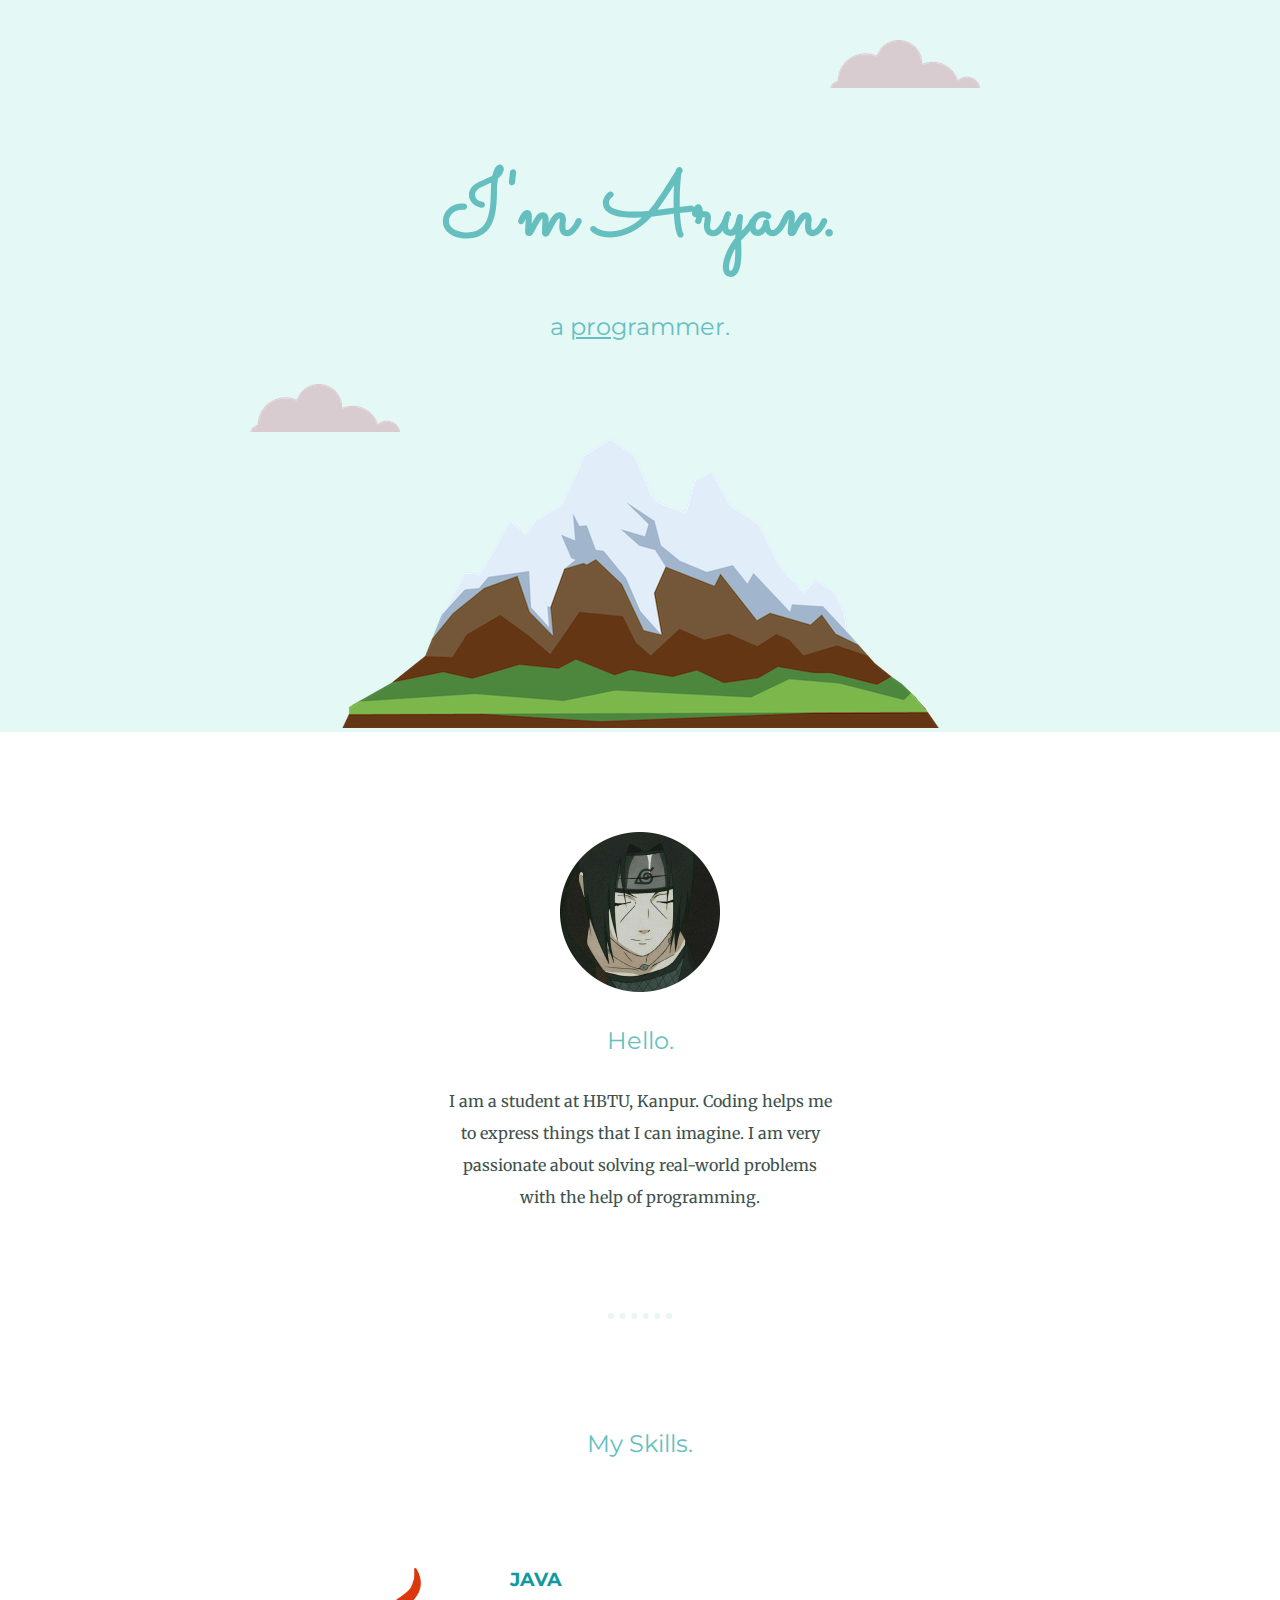
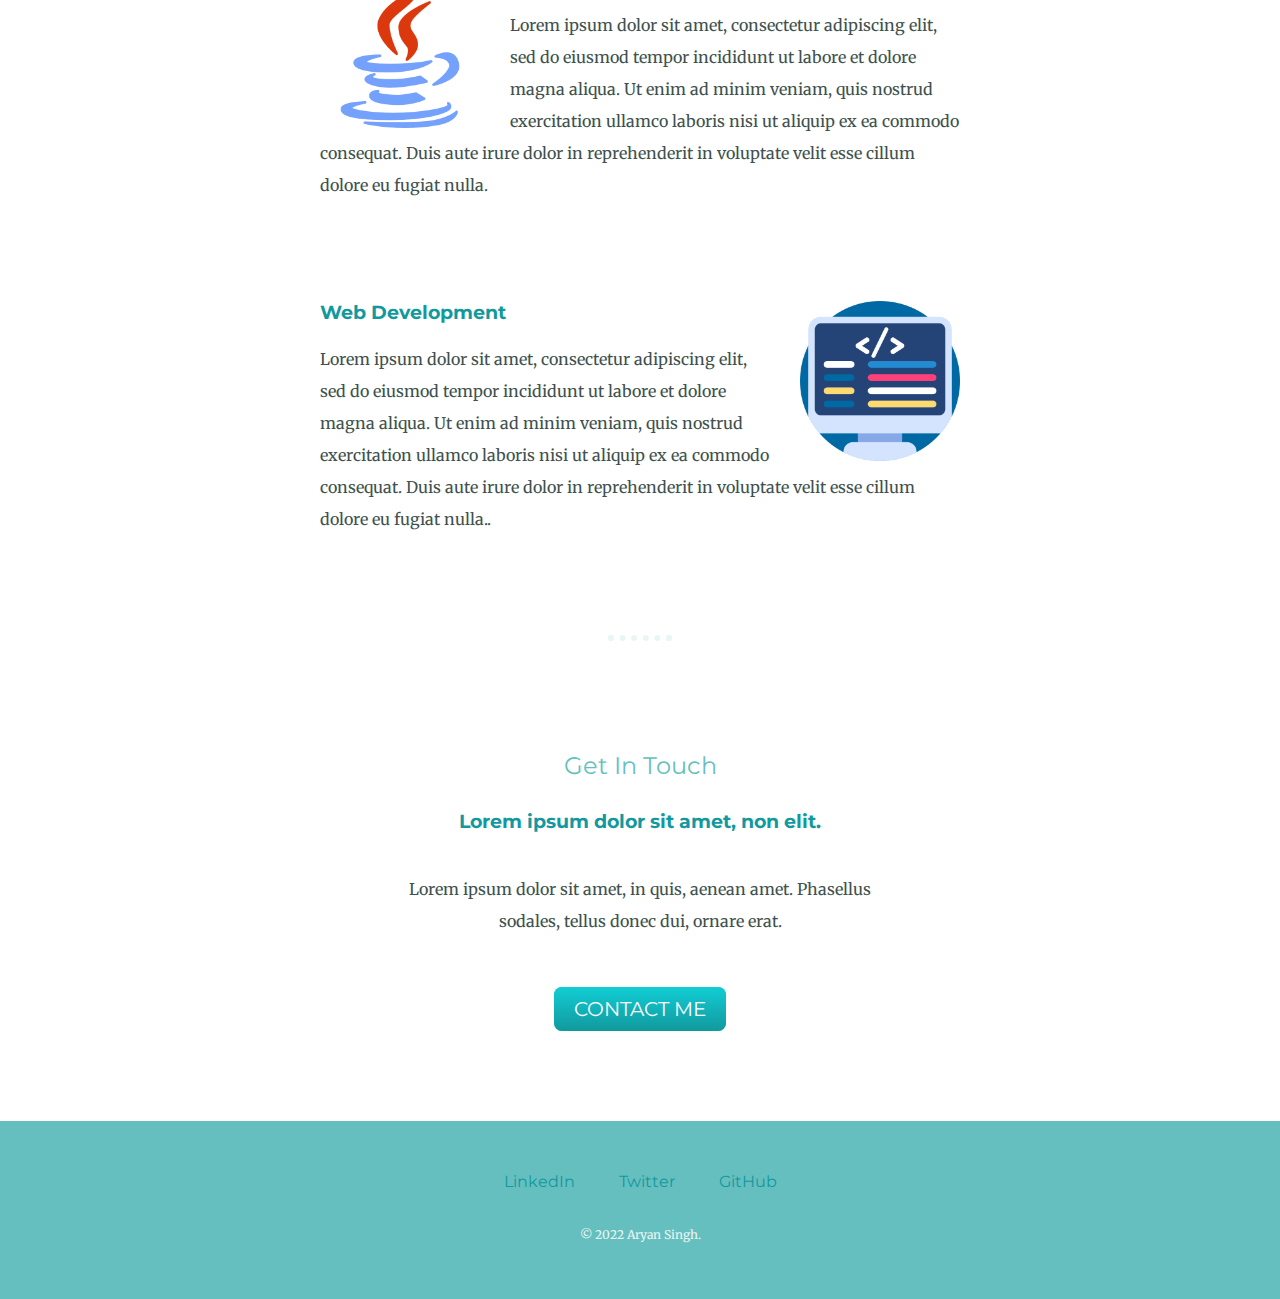
<file: docs/index.html>
<!DOCTYPE html>
<html lang="en" dir="ltr">

<head>
  <meta charset="utf-8">
  <title>Aryan Singh</title>
  <link rel="stylesheet" href="css/styles.css">
  <link rel="apple-touch-icon" sizes="180x180" href="apple-touch-icon.png">
  <link rel="icon" type="image/png" sizes="32x32" href="favicon-32x32.png">
  <link rel="icon" type="image/png" sizes="16x16" href="favicon-16x16.png">
  <link rel="manifest" href="site.webmanifest">
  <link rel="preconnect" href="https://fonts.googleapis.com">
  <link rel="preconnect" href="https://fonts.gstatic.com" crossorigin>
  <link href="https://fonts.googleapis.com/css2?family=Merriweather&family=Montserrat&family=Sacramento&display=swap" rel="stylesheet">
</head>

<body>
  <div class="top-container">
    <img class="top-cloud" src="images/cloud.png" alt="cloud-img">
    <h1 class="name">I'm Aryan.</h1>
    <h2 class="pro">a <span style="text-decoration:underline">pro</span>grammer.</h2>
    <img class="bottom-cloud" src="images/cloud.png" alt="cloud-img">
    <img src="images/mountain.png" alt="mountain-img">
  </div>

  <div class="middle-container">
    <div class="profile">
      <img src="images\itachi.png" width=12.5% alt="Aryan's profile photo">
      <h2>Hello.</h2>
      <p class="intro">I am a student at HBTU, Kanpur. Coding helps me to express things that I can imagine. I am very passionate about solving real-world problems with the help of programming.</p>

    </div>
    <hr>
    <div class="skills">
      <h2>My Skills.</h2>
      <div class="skill-row">
        <img class="java-logo" src="images\java-logo.png" alt="">
        <h3>JAVA</h3>
        <p>Lorem ipsum dolor sit amet, consectetur adipiscing elit, sed do eiusmod tempor incididunt ut labore et dolore magna aliqua. Ut enim ad minim veniam, quis nostrud exercitation ullamco laboris nisi ut aliquip ex ea commodo consequat. Duis
          aute irure dolor in reprehenderit in voluptate velit esse cillum dolore eu fugiat nulla.</p>
      </div>
      <div class="skill-row">
        <img class="webd-logo" src="images\webd-logo.png" alt="">
        <h3>Web Development</h3>
        <p>Lorem ipsum dolor sit amet, consectetur adipiscing elit, sed do eiusmod tempor incididunt ut labore et dolore magna aliqua. Ut enim ad minim veniam, quis nostrud exercitation ullamco laboris nisi ut aliquip ex ea commodo consequat. Duis
          aute irure dolor in reprehenderit in voluptate velit esse cillum dolore eu fugiat nulla..</p>
      </div>
    </div>
    <hr>
    <div class="contact-me">
      <h2>Get In Touch</h2>
      <h3>Lorem ipsum dolor sit amet, non elit.</h3>
      <p class="contact-message">Lorem ipsum dolor sit amet, in quis, aenean amet. Phasellus sodales, tellus donec dui, ornare erat.</p>
      <a class="btn" href="mailto:aryansnh42@gmail.com">CONTACT ME</a>
    </div>
  </div>


  <div class="bottom-container">
    <a class="footer-link" href="https://www.linkedin.com/in/aryan-singh-98a554230/" target="_blank">LinkedIn</a>
    <a class="footer-link" href="https://twitter.com/Singh_Aryan_" target="_blank">Twitter</a>
    <a class="footer-link" href="https://github.com/aryan-42" target="_blank">GitHub</a>
    <p class="copyright">© 2022 Aryan Singh.</p>
  </div>



</body>

</html>
</file>
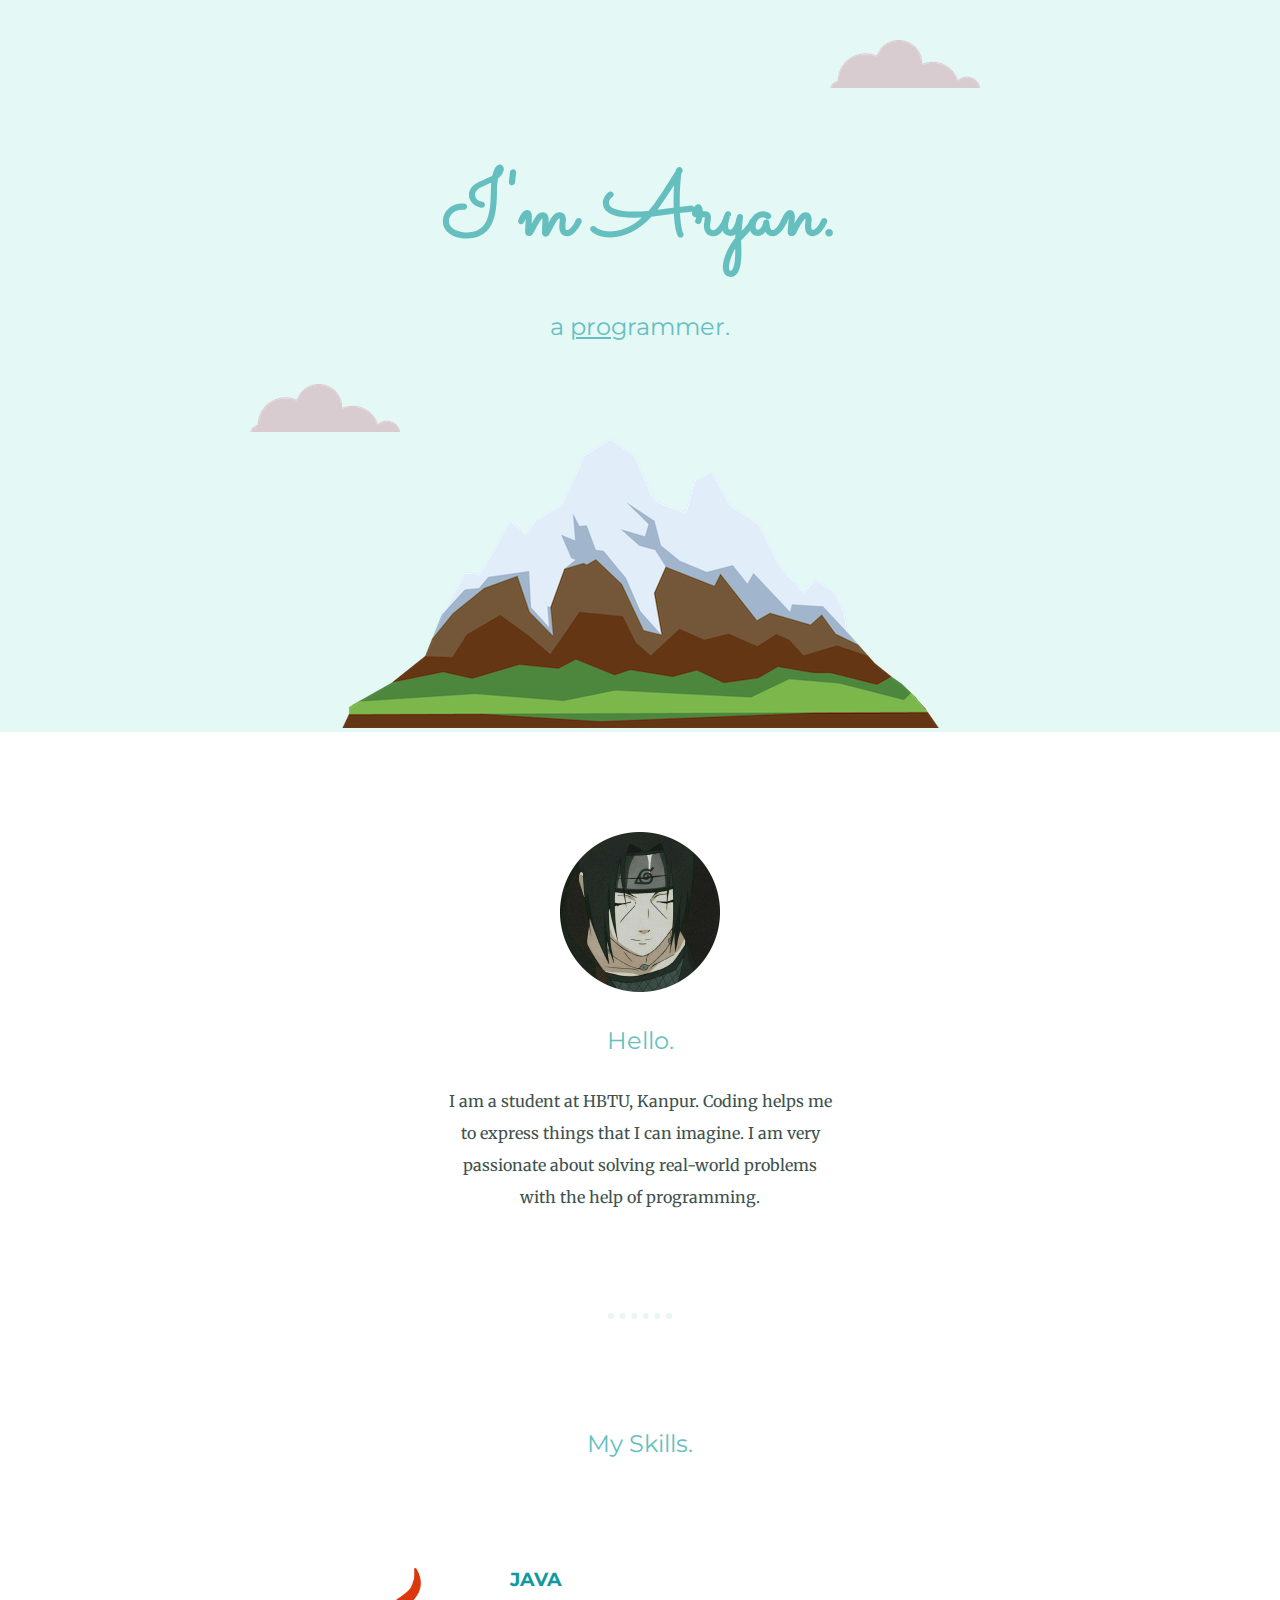
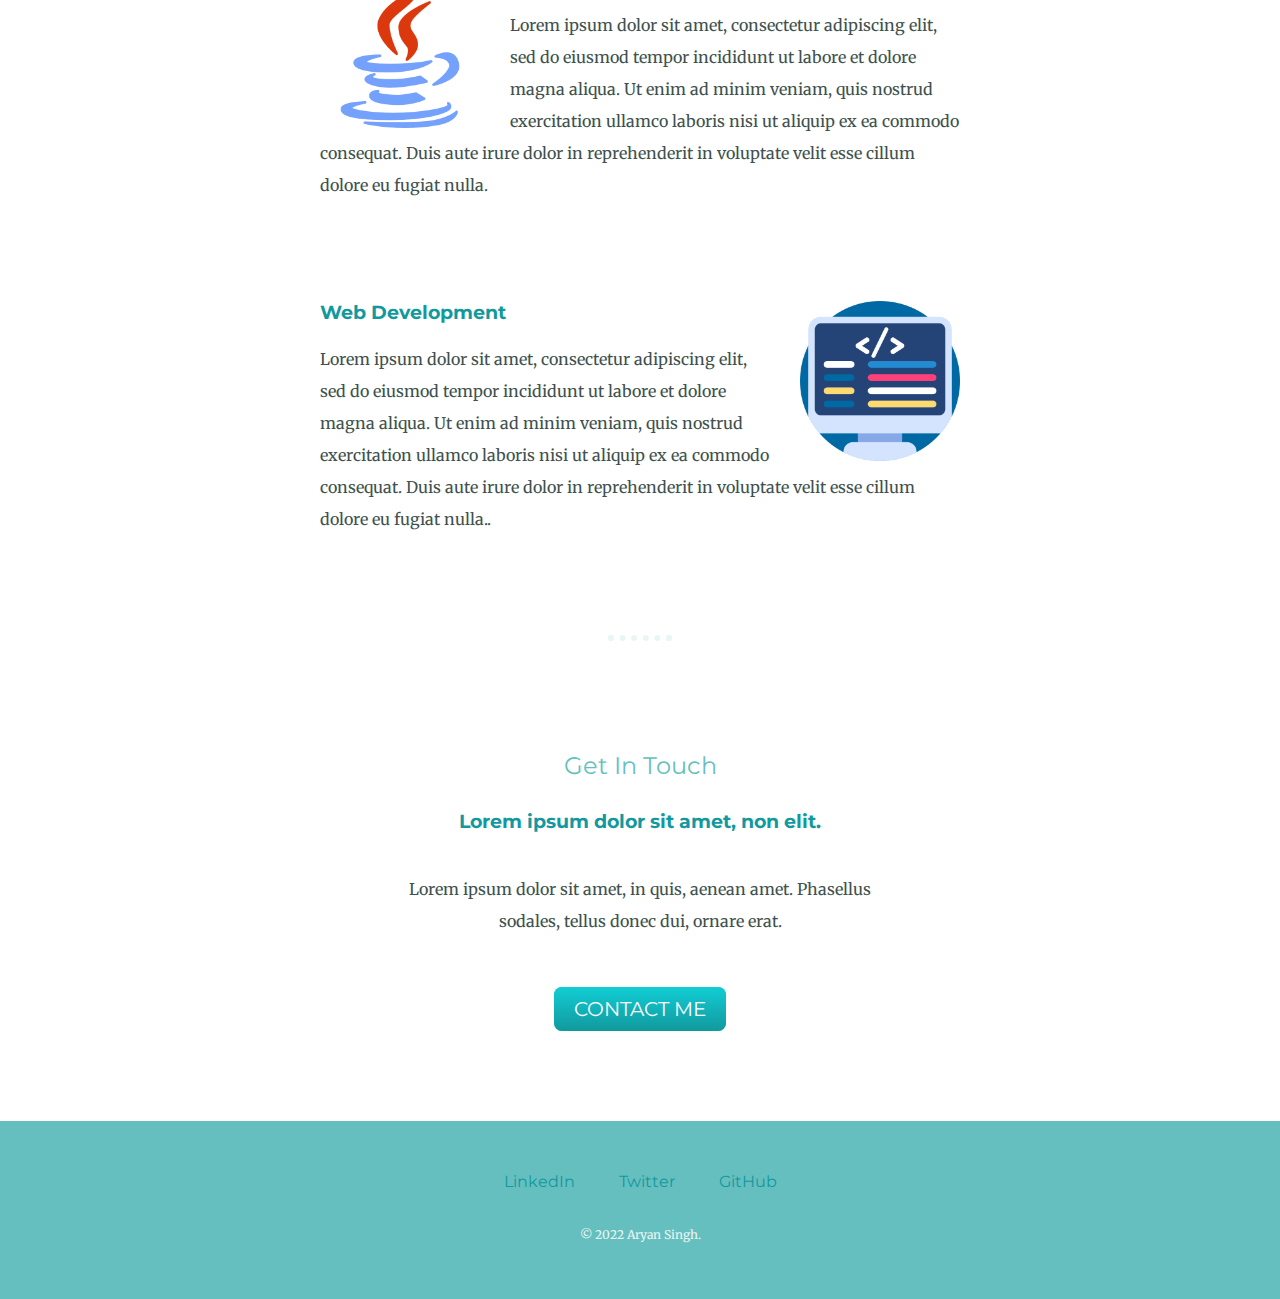
<file: Web Development/CSS - My Site/index.html>
<!DOCTYPE html>
<html lang="en" dir="ltr">

<head>
  <meta charset="utf-8">
  <title>Aryan Singh</title>
  <link rel="stylesheet" href="css/styles.css">
  <link rel="apple-touch-icon" sizes="180x180" href="apple-touch-icon.png">
  <link rel="icon" type="image/png" sizes="32x32" href="favicon-32x32.png">
  <link rel="icon" type="image/png" sizes="16x16" href="favicon-16x16.png">
  <link rel="manifest" href="site.webmanifest">
  <link rel="preconnect" href="https://fonts.googleapis.com">
  <link rel="preconnect" href="https://fonts.gstatic.com" crossorigin>
  <link href="https://fonts.googleapis.com/css2?family=Merriweather&family=Montserrat&family=Sacramento&display=swap" rel="stylesheet">
</head>

<body>
  <div class="top-container">
    <img class="top-cloud" src="images/cloud.png" alt="cloud-img">
    <h1 class="name">I'm Aryan.</h1>
    <h2 class="pro">a <span style="text-decoration:underline">pro</span>grammer.</h2>
    <img class="bottom-cloud" src="images/cloud.png" alt="cloud-img">
    <img src="images/mountain.png" alt="mountain-img">
  </div>

  <div class="middle-container">
    <div class="profile">
      <img src="images\itachi.png" width=12.5% alt="Aryan's profile photo">
      <h2>Hello.</h2>
      <p class="intro">I am a student at HBTU, Kanpur. Coding helps me to express things that I can imagine. I am very passionate about solving real-world problems with the help of programming.</p>

    </div>
    <hr>
    <div class="skills">
      <h2>My Skills.</h2>
      <div class="skill-row">
        <img class="java-logo" src="images\java-logo.png" alt="">
        <h3>JAVA</h3>
        <p>Lorem ipsum dolor sit amet, consectetur adipiscing elit, sed do eiusmod tempor incididunt ut labore et dolore magna aliqua. Ut enim ad minim veniam, quis nostrud exercitation ullamco laboris nisi ut aliquip ex ea commodo consequat. Duis
          aute irure dolor in reprehenderit in voluptate velit esse cillum dolore eu fugiat nulla.</p>
      </div>
      <div class="skill-row">
        <img class="webd-logo" src="images\webd-logo.png" alt="">
        <h3>Web Development</h3>
        <p>Lorem ipsum dolor sit amet, consectetur adipiscing elit, sed do eiusmod tempor incididunt ut labore et dolore magna aliqua. Ut enim ad minim veniam, quis nostrud exercitation ullamco laboris nisi ut aliquip ex ea commodo consequat. Duis
          aute irure dolor in reprehenderit in voluptate velit esse cillum dolore eu fugiat nulla..</p>
      </div>
    </div>
    <hr>
    <div class="contact-me">
      <h2>Get In Touch</h2>
      <h3>Lorem ipsum dolor sit amet, non elit.</h3>
      <p class="contact-message">Lorem ipsum dolor sit amet, in quis, aenean amet. Phasellus sodales, tellus donec dui, ornare erat.</p>
      <a class="btn" href="mailto:aryansnh42@gmail.com?subject=Hi,Aryan">CONTACT ME</a>
    </div>
  </div>


  <div class="bottom-container">
    <a class="footer-link" href="https://www.linkedin.com/in/aryan-singh-98a554230/" target="_blank">LinkedIn</a>
    <a class="footer-link" href="https://twitter.com/Singh_Aryan_" target="_blank">Twitter</a>
    <a class="footer-link" href="https://github.com/aryan-42" target="_blank">GitHub</a>
    <p class="copyright">© 2022 Aryan Singh.</p>
  </div>



</body>

</html>
</file>
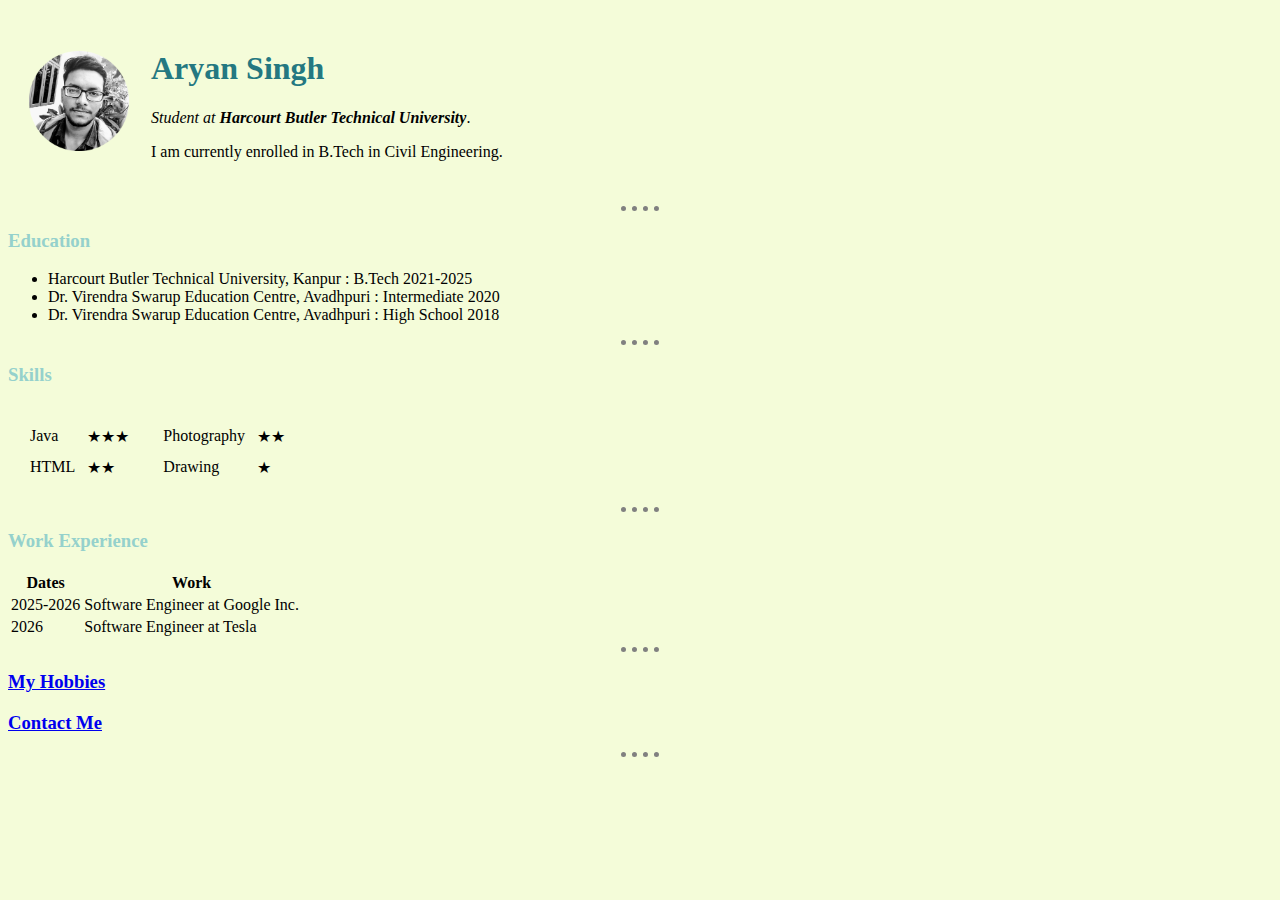
<file: Web Development/HTML - Personal Site/index.html>
<!DOCTYPE html>
<html lang="en" dir="ltr">

<head>
  <meta charset="utf-8">
  <meta name="author" content="Aryan Singh">
  <meta name="description" content="CV">
  <title>⚝ Aryan's Personal Site </title>
<link rel="stylesheet" href="css/styles.css"></head>


<body>
  <table cellspacing="20">
    <tr>
      <td> <img src="Images\aryan.png" height=100px alt="Aryan's profile pic" /></td>

      <td>
        <h1>Aryan Singh</h1>
        <p><em>Student at <strong>Harcourt Butler Technical University</strong></em>.</p>
        <p>I am currently enrolled in B.Tech in Civil Engineering.</p>
      </td>
    </tr>
  </table>

  <hr>
  <h3>Education</h3>
  <ul>
    <li>Harcourt Butler Technical University, Kanpur : B.Tech 2021-2025</li>
    <li>Dr. Virendra Swarup Education Centre, Avadhpuri : Intermediate 2020</li>
    <li>Dr. Virendra Swarup Education Centre, Avadhpuri : High School 2018</li>
  </ul>
  <hr>

  <h3>Skills</h3>

  <table cellspacing="10">
    <tr>
      <td>
        <table cellspacing="10">
          <tr>
            <td>Java</td>
            <td>★★★</td>
          </tr>
          <tr>
            <td>HTML</td>
            <td>★★</td>
          </tr>
        </table>
      <td>
        <table cellspacing="10">
          <tr>
            <td>Photography</td>
            <td>★★</td>
          </tr>
          <tr>
            <td>Drawing</td>
            <td>★</td>
          </tr>
        </table>
      </td>
    </tr>
  </table>

  <hr>

  <h3>Work Experience</h3>
  <table>
    <thead>
      <tr>
        <th>Dates</th>
        <th>Work</th>
      </tr>
    </thead>
    <tbody>
      <tr>
        <td>2025-2026</td>
        <td>Software Engineer at Google Inc.</td>
      </tr>
      <tr>
        <td>2026</td>
        <td>Software Engineer at Tesla</td>
      </tr>
    </tbody>

  </table>
  <hr>

  <h3><a href="hobbies.html" title="Opens a new page" target="_blank"> My Hobbies</a> </h3>
  <h3><a href="contact-me.html" title="Opens a new page" target="_blank">Contact Me</a> </h3>
  <hr>

</body>

</html>
</file>
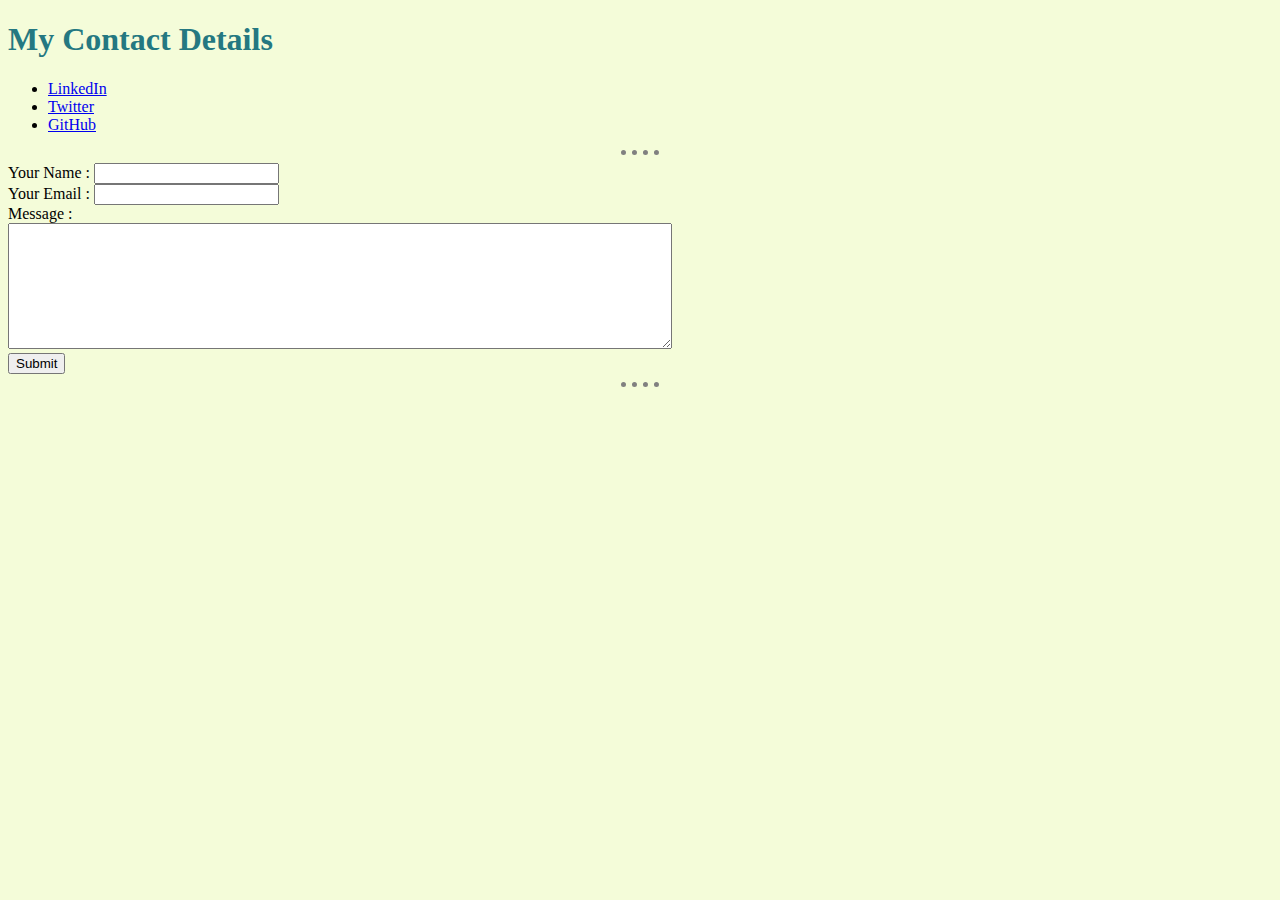
<file: Web Development/HTML - Personal Site/contact-me.html>
<!DOCTYPE html>

<html lang="en" dir="ltr">

<head>
  <meta charset="utf-8">
  <title>Contact Me</title>
  <link rel="stylesheet" href="css/styles.css">

</head>

<body>
  <h1>My Contact Details</h1>
  <ul>
    <li><a href="https://www.linkedin.com/in/aryan-singh-98a554230/">LinkedIn</a></li>
    <li><a href="https://twitter.com/Singh_Aryan_">Twitter</a></li>
    <li><a href="https://github.com/aryan-42">GitHub</a></li>
  </ul>
  <hr>

  <form action="mailto:aryansingh31jan@gmail.com" method="post" enctype="text/plain">
    <label>Your Name :</label>
    <input type="text" name="yourName" value=""><br>
    <label>Your Email :</label>
    <input type="email" name="yourEmail" value=""><br>
    <label>Message :</label><br>
    <textarea name="yourMessage" rows="8" cols="80"></textarea><br>
    <input type="submit" name="" value="Submit"><br>


  </form>
  <hr>

</body>

</html>
</file>
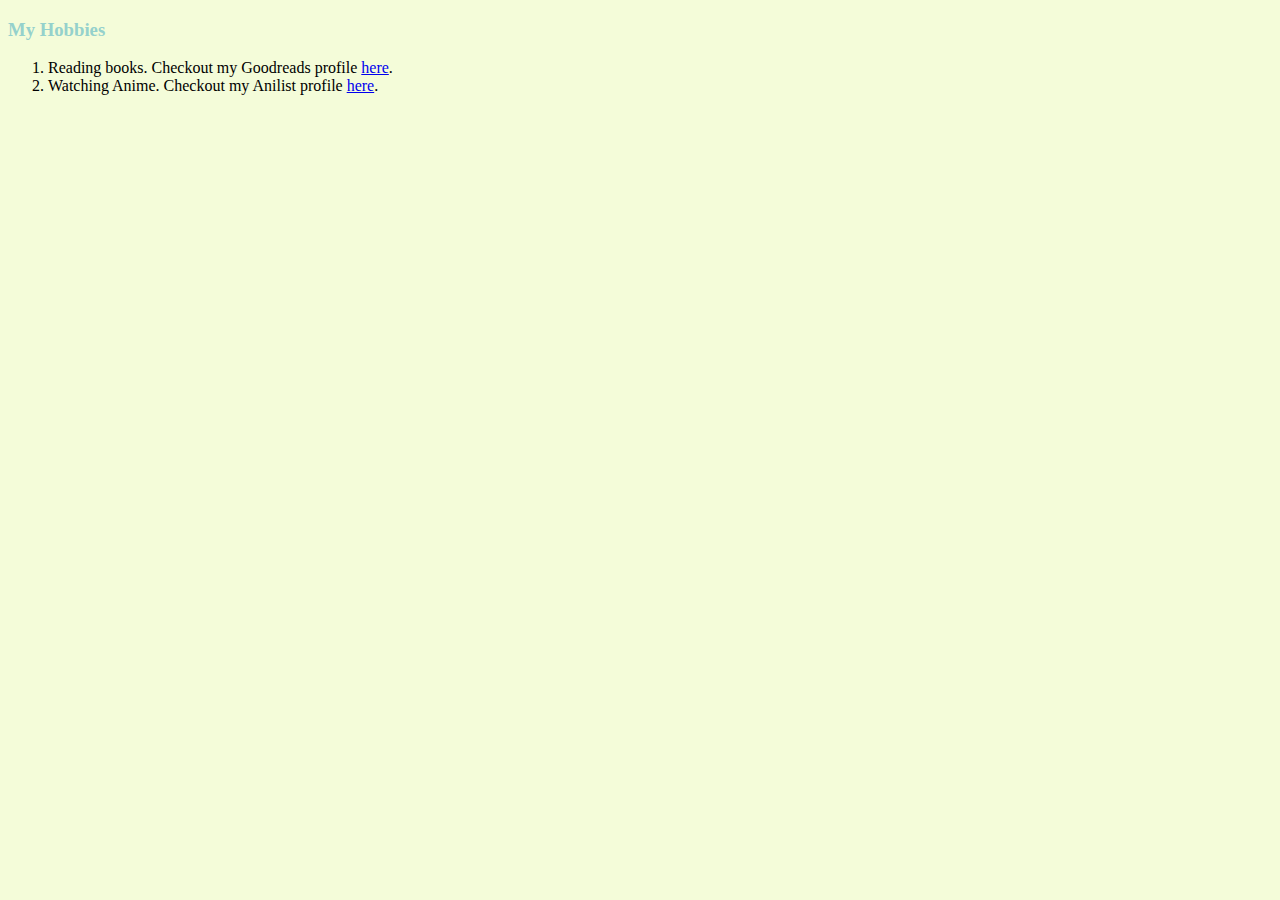
<file: Web Development/HTML - Personal Site/hobbies.html>
<!DOCTYPE html>
<html lang="en" dir="ltr">

<head>
  <meta charset="utf-8">
  <title>Aryan's Hobbies</title>
  <link rel="stylesheet" href="css/styles.css">

</head>

<body>
  <h3>My Hobbies</h3>
  <ol>
    <li>Reading books. Checkout my Goodreads profile <a href="https://www.goodreads.com/user/show/117965009-aryan-singh">here</a>.</li>
    <li>Watching Anime. Checkout my Anilist profile <a href="https://anilist.co/user/Shirosaki/">here</a>.</li>
  </ol>
</body>

</html>
</file>
<file: docs/css/styles.css>
a {
  color: #11999E;
  font-family: "Montserrat", sans-serif;
  margin: 10px 20px;
  text-decoration: none;
}

a:hover{
  color: #EAF6F6;
}

body {
  color: #40514E;
  font-family: 'Merriweather', serif;
  margin: 0;
  text-align: center;
}

.btn {
  background: #11cdd4;
  background-image: -webkit-linear-gradient(top, #11cdd4, #11999e);
  background-image: -moz-linear-gradient(top, #11cdd4, #11999e);
  background-image: -ms-linear-gradient(top, #11cdd4, #11999e);
  background-image: -o-linear-gradient(top, #11cdd4, #11999e);
  background-image: linear-gradient(to bottom, #11cdd4, #11999e);
  -webkit-border-radius: 8;
  -moz-border-radius: 8;
  border-radius: 8px;
  font-family: "Montserrat", sans-serif;
  color: #ffffff;
  font-size: 20px;
  padding: 10px 20px 10px 20px;
  text-decoration: none;
}

.btn:hover {
  background: #30e3cb;
  background-image: -webkit-linear-gradient(top, #30e3cb, #2bc4ad);
  background-image: -moz-linear-gradient(top, #30e3cb, #2bc4ad);
  background-image: -ms-linear-gradient(top, #30e3cb, #2bc4ad);
  background-image: -o-linear-gradient(top, #30e3cb, #2bc4ad);
  background-image: linear-gradient(to bottom, #30e3cb, #2bc4ad);
  text-decoration: none;
}

h1 {
  color: #66BFBF;
  font-family: "Sacramento", sans-serif;
  font-size: 5.625rem;
  margin: 50px auto 0 auto;
}

h2 {
  color: #66BFBF;
  font-family: "Montserrat", sans-serif;
  font-weight: normal;
  padding: 10px;
}

h3 {
  color: #11999E;
  font-family: "Montserrat", sans-serif;
}

hr{
  border: dotted #EAF6F6 6px;
  border-bottom: none;
  width: 4%;
  margin: 100px auto;
}

p{
  line-height: 2;
}

.contact-message{
  width: 40%;
  margin: 40px auto 60px;
}

.intro{
  margin: auto;
  width: 30%;
}

.top-container {
  padding-top: 100px;
  background-color: #E4F9F5;
  position: relative;
}

.middle-container {
  margin: 100px 0;
}

.bottom-container {
  background-color: #66BFBF;
  padding: 50px 0 20px;
}

.top-cloud {
  position: absolute;
  right: 300px;
  top: 40px;
}

.bottom-cloud {
  position: absolute;
  left: 250px;
  bottom: 300px;
}

.copyright{
  color: #EAF6F6;
  font-size: 0.75rem;
  padding: 20px 0;
}

.skill-row{
  margin: 100px auto 100px auto;
  text-align: left;
  width: 50%;
}

.java-logo{
  float: left;
  margin-right: 30px;
  width: 25%;
}

.webd-logo{
  float: right;
  margin-left: 30px;
  width: 25%;
}
</file>
<file: Web Development/CSS - My Site/css/styles.css>
a {
  color: #11999E;
  font-family: "Montserrat", sans-serif;
  margin: 10px 20px;
  text-decoration: none;
}

a:hover{
  color: #EAF6F6;
}

body {
  color: #40514E;
  font-family: 'Merriweather', serif;
  margin: 0;
  text-align: center;
}

.btn {
  background: #11cdd4;
  background-image: -webkit-linear-gradient(top, #11cdd4, #11999e);
  background-image: -moz-linear-gradient(top, #11cdd4, #11999e);
  background-image: -ms-linear-gradient(top, #11cdd4, #11999e);
  background-image: -o-linear-gradient(top, #11cdd4, #11999e);
  background-image: linear-gradient(to bottom, #11cdd4, #11999e);
  -webkit-border-radius: 8;
  -moz-border-radius: 8;
  border-radius: 8px;
  font-family: "Montserrat", sans-serif;
  color: #ffffff;
  font-size: 20px;
  padding: 10px 20px 10px 20px;
  text-decoration: none;
}

.btn:hover {
  background: #30e3cb;
  background-image: -webkit-linear-gradient(top, #30e3cb, #2bc4ad);
  background-image: -moz-linear-gradient(top, #30e3cb, #2bc4ad);
  background-image: -ms-linear-gradient(top, #30e3cb, #2bc4ad);
  background-image: -o-linear-gradient(top, #30e3cb, #2bc4ad);
  background-image: linear-gradient(to bottom, #30e3cb, #2bc4ad);
  text-decoration: none;
}

h1 {
  color: #66BFBF;
  font-family: "Sacramento", sans-serif;
  font-size: 5.625rem;
  margin: 50px auto 0 auto;
}

h2 {
  color: #66BFBF;
  font-family: "Montserrat", sans-serif;
  font-weight: normal;
  padding: 10px;
}

h3 {
  color: #11999E;
  font-family: "Montserrat", sans-serif;
}

hr{
  border: dotted #EAF6F6 6px;
  border-bottom: none;
  width: 4%;
  margin: 100px auto;
}

p{
  line-height: 2;
}

.contact-message{
  width: 40%;
  margin: 40px auto 60px;
}

.intro{
  margin: auto;
  width: 30%;
}

.top-container {
  padding-top: 100px;
  background-color: #E4F9F5;
  position: relative;
}

.middle-container {
  margin: 100px 0;
}

.bottom-container {
  background-color: #66BFBF;
  padding: 50px 0 20px;
}

.top-cloud {
  position: absolute;
  right: 300px;
  top: 40px;
}

.bottom-cloud {
  position: absolute;
  left: 250px;
  bottom: 300px;
}

.copyright{
  color: #EAF6F6;
  font-size: 0.75rem;
  padding: 20px 0;
}

.skill-row{
  margin: 100px auto 100px auto;
  text-align: left;
  width: 50%;
}

.java-logo{
  float: left;
  margin-right: 30px;
  width: 25%;
}

.webd-logo{
  float: right;
  margin-left: 30px;
  width: 25%;
}
</file>
<file: Web Development/HTML - Personal Site/css/styles.css>
body {
  background-color: #F4FCD9;
}

hr {
  border-style: none;
  border-top-style: dotted;
  border-color: grey;
  border-width: 5px;
  width: 3%;
}

h1 {
  color: #247881;
}

h3 {
  color: #95D1CC;
}
</file>
